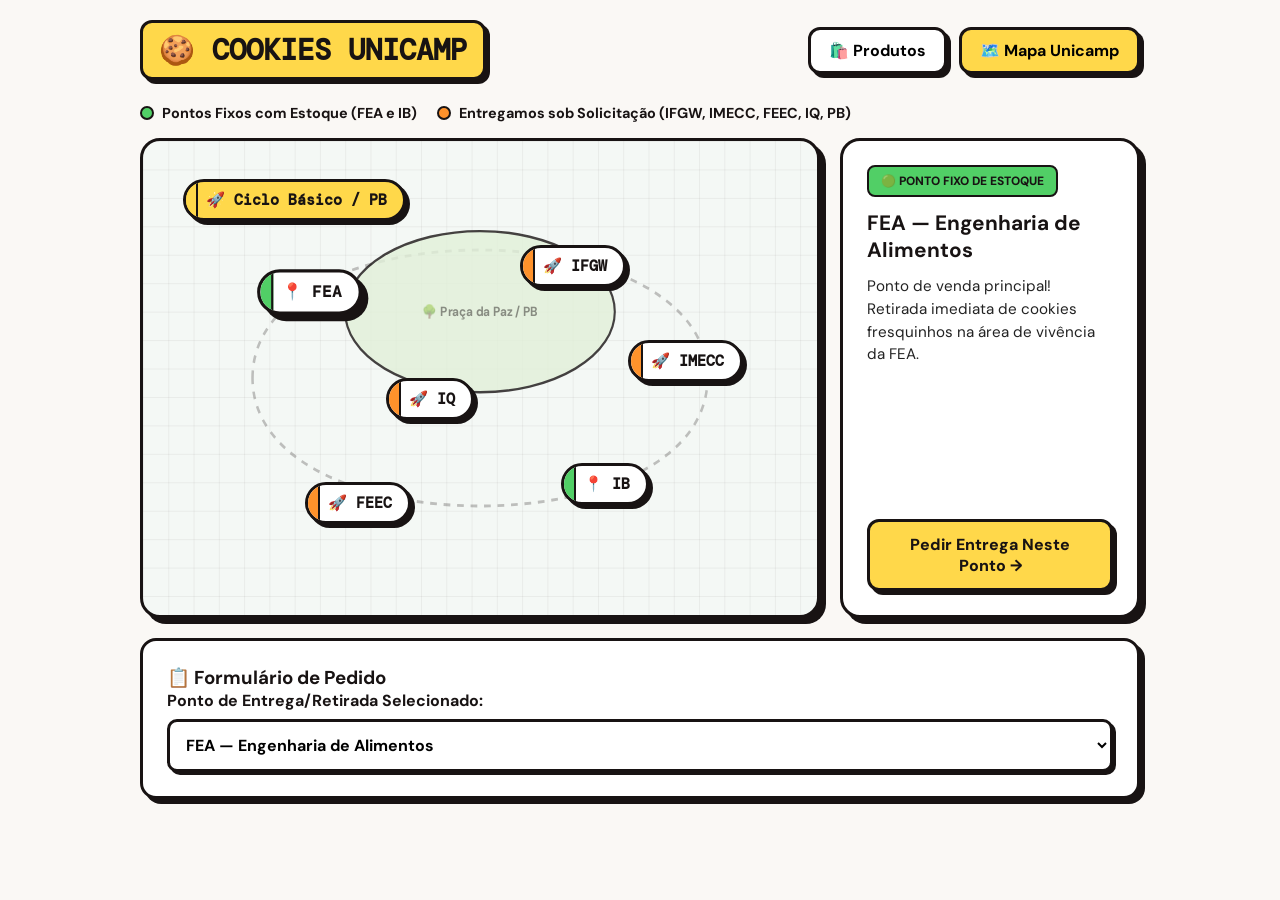
<file: html-css/pages/comprar.html>
<!DOCTYPE html>
<html lang="pt-BR">
<head>
    <meta charset="UTF-8">
    <meta name="viewport" content="width=device-width, initial-scale=1.0">
    <title>Cookies UNICAMP — Mapa & Pedidos</title>
    
    <!-- Fontes Google (DM Sans e DM Mono) -->
    <link rel="preconnect" href="https://fonts.googleapis.com">
    <link rel="preconnect" href="https://fonts.gstatic.com" crossorigin>
    <link href="https://fonts.googleapis.com/css2?family=DM+Mono:wght@500;700&family=DM+Sans:wght@500;700;800&display=swap" rel="stylesheet">

    <style>
        /* =========================================================
           1. ESTILOS GERAIS & NEOBRUTALISMO
           ========================================================= */
        * {
            box-sizing: border-box;
            margin: 0;
            padding: 0;
        }

        body {
            background-color: #FAF8F5;
            font-family: 'DM Sans', sans-serif;
            color: #181313;
            padding: 20px;
        }

        .main-container {
            max-width: 1000px;
            margin: 0 auto;
        }

        .header {
            display: flex;
            justify-content: space-between;
            align-items: center;
            margin-bottom: 24px;
            flex-wrap: wrap;
            gap: 16px;
        }

        .logo {
            font-family: 'DM Mono', monospace;
            font-size: 1.8rem;
            font-weight: 800;
            background: #FFD84A;
            padding: 8px 16px;
            border: 3px solid #181313;
            box-shadow: 4px 4px 0px #181313;
            border-radius: 12px;
        }

        /* NAVEGAÇÃO POR ABAS */
        .tab-nav {
            display: flex;
            gap: 12px;
        }

        .tab-button {
            font-family: 'DM Sans', sans-serif;
            font-weight: 700;
            font-size: 1rem;
            padding: 10px 18px;
            background-color: #FFFFFF;
            border: 3px solid #181313;
            border-radius: 12px;
            box-shadow: 4px 4px 0px #181313;
            cursor: pointer;
            transition: all 0.15s ease;
        }

        .tab-button:hover {
            transform: translate(-2px, -2px);
            box-shadow: 6px 6px 0px #181313;
        }

        .tab-button.active {
            background-color: #FFD84A;
        }

        /* CARDS E PAINÉIS */
        .simple-card {
            background: #FFFFFF;
            border: 3px solid #181313;
            border-radius: 16px;
            padding: 24px;
            box-shadow: 5px 5px 0px #181313;
            margin-top: 20px;
        }

        /* LEGENDA DO MAPA */
        .map-legend {
            display: flex;
            gap: 20px;
            margin-bottom: 16px;
            flex-wrap: wrap;
            font-weight: 700;
            font-size: 0.9rem;
        }

        .legend-item {
            display: flex;
            align-items: center;
            gap: 8px;
        }

        .badge-dot {
            width: 14px;
            height: 14px;
            border-radius: 50%;
            border: 2px solid #181313;
            display: inline-block;
        }

        .dot-green { background-color: #51CF66; }
        .dot-orange { background-color: #FF922B; }

        /* LAYOUT DO MAPA + CARD */
        .map-grid-container {
            display: grid;
            grid-template-columns: 1fr 300px;
            gap: 20px;
        }

        /* =========================================================
           2. CANVAS DO MAPA VETORIAL DA UNICAMP
           ========================================================= */
        .vector-map-canvas {
            position: relative !important;
            width: 100%;
            height: 480px;
            background-color: #F4F8F5;
            border: 3.5px solid #181313;
            border-radius: 20px;
            box-shadow: 6px 6px 0px #181313;
            overflow: hidden;
            z-index: 1 !important;
        }

        /* FUNDO SVG (DESATIVADO CLIQUES PARA NÃO BLOQUEAR PINOS) */
        .map-svg-bg,
        .map-svg-bg * {
            position: absolute;
            top: 0;
            left: 0;
            width: 100%;
            height: 100%;
            pointer-events: none !important;
            z-index: 1;
        }

        /* PINOS / PÍLULAS INTERATIVAS */
        .map-pin {
            position: absolute !important;
            z-index: 20 !important;
            pointer-events: auto !important;
            cursor: pointer !important;
            display: inline-flex;
            align-items: center;
            background: #FFFFFF;
            border: 3px solid #181313;
            border-radius: 50px;
            padding: 8px 16px 8px 10px;
            font-family: 'DM Mono', monospace;
            font-weight: 700;
            font-size: 0.95rem;
            color: #181313;
            box-shadow: 4px 4px 0px #181313;
            transition: transform 0.15s ease, box-shadow 0.15s ease;
            overflow: hidden;
            user-select: none;
            outline: none;
        }

        .map-pin:hover {
            transform: translate(-3px, -3px) scale(1.05);
            box-shadow: 6px 6px 0px #181313;
        }

        .map-pin.selected {
            transform: translate(-3px, -3px) scale(1.08);
            box-shadow: 6px 6px 0px #181313 !important;
            border-width: 3.5px;
            background-color: #FFFFFF;
        }

        /* BARRA DE STATUS LATERAL NA PÍLULA */
        .status-bar {
            position: absolute;
            left: 0;
            top: 0;
            bottom: 0;
            width: 12px;
            border-right: 2.5px solid #181313;
        }

        .bar-green { background-color: #51CF66; }
        .bar-orange { background-color: #FF922B; }
        .bar-yellow { background-color: #FFD84A; }

        .pin-text {
            margin-left: 10px;
            white-space: nowrap;
        }

        .pin-landmark {
            background-color: #FFD84A;
        }

        /* POSICIONAMENTO GEOGRÁFICO REAL */
        .pin-landmark#pin-pb { top: 8%; left: 6%; }
        #pin-fea  { top: 28%; left: 18%; }
        #pin-feec { top: 72%; left: 24%; }
        #pin-iq   { top: 50%; left: 36%; }
        #pin-ifgw { top: 22%; left: 56%; }
        #pin-imecc{ top: 42%; left: 72%; }
        #pin-ib   { top: 68%; left: 62%; }

        /* CARD DE INFORMAÇÕES DO LOCAL */
        .location-info-card {
            position: relative;
            z-index: 10 !important;
            background-color: #FFFFFF;
            border: 3.5px solid #181313;
            border-radius: 20px;
            padding: 24px;
            box-shadow: 6px 6px 0px #181313;
            display: flex;
            flex-direction: column;
            justify-content: space-between;
        }

        .stock-badge {
            display: inline-block;
            padding: 6px 12px;
            border: 2px solid #181313;
            border-radius: 8px;
            font-weight: 800;
            font-size: 0.75rem;
            margin-bottom: 12px;
        }

        .badge-fixed-stock { background-color: #51CF66; }
        .badge-delivery-stock { background-color: #FF922B; color: #FFF; }

        .location-info-card h3 {
            font-size: 1.3rem;
            margin-bottom: 12px;
        }

        .location-desc-text {
            font-size: 0.95rem;
            line-height: 1.5;
            color: #222;
            margin-bottom: 20px;
        }

        /* FORMULÁRIO E BOTÕES */
        .button {
            font-family: 'DM Sans', sans-serif;
            font-weight: 800;
            font-size: 1rem;
            padding: 12px 20px;
            border: 3px solid #181313;
            border-radius: 12px;
            cursor: pointer;
            width: 100%;
            box-shadow: 4px 4px 0px #181313;
            transition: all 0.15s ease;
        }

        .button-secondary {
            background-color: #FFD84A;
            color: #181313;
        }

        .button:hover {
            transform: translate(-2px, -2px);
            box-shadow: 6px 6px 0px #181313;
        }

        .neo-input {
            width: 100%;
            padding: 12px;
            margin-top: 8px;
            font-family: 'DM Sans', sans-serif;
            font-size: 1rem;
            font-weight: 700;
            border: 3px solid #181313;
            border-radius: 10px;
            background: #FFF;
            box-shadow: 3px 3px 0px #181313;
        }

        /* RESPONSIVIDADE */
        @media (max-width: 800px) {
            .map-grid-container {
                grid-template-columns: 1fr;
            }
            .vector-map-canvas {
                height: 380px;
            }
            .map-pin {
                padding: 6px 12px 6px 8px;
                font-size: 0.8rem;
            }
            .pin-text {
                margin-left: 6px;
            }
        }
    </style>
</head>
<body>

    <div class="main-container">
        <!-- CABEÇALHO / NAVEGAÇÃO POR ABAS -->
        <header class="header">
            <h1 class="logo">🍪 COOKIES UNICAMP</h1>
            <nav class="tab-nav">
                <button type="button" class="tab-button" onclick="switchTab('tab-produtos')">🛍️ Produtos</button>
                <button type="button" class="tab-button active" onclick="switchTab('tab-mapa')">🗺️ Mapa Unicamp</button>
            </nav>
        </header>

        <!-- ABA 1: PRODUTOS -->
        <div class="tab-content" id="tab-produtos" style="display: none;">
            <div class="simple-card">
                <h2>🛍️ Nossos Cookies</h2>
                <p style="margin-top: 10px; line-height: 1.5;">
                    Escolha seus sabores favoritos ou acesse a aba <strong>Mapa Unicamp</strong> para verificar o local de entrega mais próximo de você!
                </p>
            </div>
        </div>

        <!-- ABA 2: MAPA INTERATIVO UNICAMP -->
        <div class="tab-content active" id="tab-mapa">
            <div class="unicamp-map-wrapper">
                
                <!-- LEGENDA DO MAPA -->
                <div class="map-legend">
                    <div class="legend-item">
                        <span class="badge-dot dot-green"></span>
                        <span>Pontos Fixos com Estoque (FEA e IB)</span>
                    </div>
                    <div class="legend-item">
                        <span class="badge-dot dot-orange"></span>
                        <span>Entregamos sob Solicitação (IFGW, IMECC, FEEC, IQ, PB)</span>
                    </div>
                </div>

                <div class="map-grid-container">
                    <!-- CANVAS DO MAPA VETORIAL DA UNICAMP -->
                    <div class="vector-map-canvas">
                        <svg class="map-svg-bg" viewBox="0 0 800 500" preserveAspectRatio="none">
                            <defs>
                                <pattern id="grid" width="30" height="30" patternUnits="userSpaceOnUse">
                                    <path d="M 30 0 L 0 0 0 30" fill="none" stroke="#181313" stroke-width="1" opacity="0.12"/>
                                </pattern>
                            </defs>
                            
                            <!-- Grade Neobrutalista de Fundo -->
                            <rect width="100%" height="100%" fill="url(#grid)" />

                            <!-- Anel Viário do Campus Barão Geraldo -->
                            <path d="M 130 250 C 130 70, 670 70, 670 250 C 670 430, 130 430, 130 250 Z" 
                                  fill="none" stroke="#181313" stroke-width="3" stroke-dasharray="8 8" opacity="0.25"/>

                            <!-- Praça da Paz / PB (Área Verde Central) -->
                            <ellipse cx="400" cy="180" rx="160" ry="85" fill="#E2F0D9" stroke="#181313" stroke-width="2.5" opacity="0.8"/>
                            <text x="400" y="185" text-anchor="middle" font-family="'DM Sans', sans-serif" font-weight="700" font-size="14" fill="#181313" opacity="0.45">🌳 Praça da Paz / PB</text>
                        </svg>

                        <!-- PINOS / PÍLULAS INTERATIVAS -->
                        <button type="button" class="map-pin pin-landmark" id="pin-pb" onclick="selectLocation('pb')">
                            <span class="status-bar bar-yellow"></span>
                            <span class="pin-text">🚀 Ciclo Básico / PB</span>
                        </button>

                        <button type="button" class="map-pin selected" id="pin-fea" onclick="selectLocation('fea')">
                            <span class="status-bar bar-green"></span>
                            <span class="pin-text">📍 FEA</span>
                        </button>

                        <button type="button" class="map-pin" id="pin-iq" onclick="selectLocation('iq')">
                            <span class="status-bar bar-orange"></span>
                            <span class="pin-text">🚀 IQ</span>
                        </button>

                        <button type="button" class="map-pin" id="pin-ib" onclick="selectLocation('ib')">
                            <span class="status-bar bar-green"></span>
                            <span class="pin-text">📍 IB</span>
                        </button>

                        <button type="button" class="map-pin" id="pin-ifgw" onclick="selectLocation('ifgw')">
                            <span class="status-bar bar-orange"></span>
                            <span class="pin-text">🚀 IFGW</span>
                        </button>

                        <button type="button" class="map-pin" id="pin-imecc" onclick="selectLocation('imecc')">
                            <span class="status-bar bar-orange"></span>
                            <span class="pin-text">🚀 IMECC</span>
                        </button>

                        <button type="button" class="map-pin" id="pin-feec" onclick="selectLocation('feec')">
                            <span class="status-bar bar-orange"></span>
                            <span class="pin-text">🚀 FEEC</span>
                        </button>
                    </div>

                    <!-- CARD DE INFORMAÇÕES DO LOCAL SELECIONADO -->
                    <div class="location-info-card">
                        <div>
                            <span class="stock-badge badge-fixed-stock" id="locationBadge">🟢 PONTO FIXO DE ESTOQUE</span>
                            <h3 id="locationTitle">FEA — Engenharia de Alimentos</h3>
                            <div id="locationDesc" class="location-desc-text">
                                Ponto de venda principal! Retirada imediata de cookies fresquinhos na área de vivência da FEA.
                            </div>
                        </div>
                        <button type="button" class="button button-secondary" onclick="orderForSelectedLocation()">
                            Pedir Entrega Neste Ponto →
                        </button>
                    </div>
                </div>
            </div>
        </div>

        <!-- SEÇÃO DE PEDIDO / FORMULÁRIO -->
        <section id="pedidos" class="order-section">
            <div class="simple-card">
                <h3>📋 Formulário de Pedido</h3>
                <form id="orderForm" onsubmit="event.preventDefault(); alert('Pedido realizado com sucesso!');">
                    <label for="locationSelect"><strong>Ponto de Entrega/Retirada Selecionado:</strong></label>
                    <select id="locationSelect" class="neo-input">
                        <option value="pb">Ciclo Básico / PB — Praça da Paz</option>
                        <option value="fea" selected>FEA — Engenharia de Alimentos</option>
                        <option value="iq">IQ — Instituto de Química</option>
                        <option value="ib">IB — Instituto de Biologia</option>
                        <option value="ifgw">IFGW — Instituto de Física</option>
                        <option value="imecc">IMECC — Matemática e Computação</option>
                        <option value="feec">FEEC — Engenharia Elétrica</option>
                    </select>
                </form>
            </div>
        </section>

    </div>

    <!-- =========================================================
       3. JAVASCRIPT INTEGRADO
       ========================================================= -->
    <script>
        // DADOS DOS LOCAIS DO MAPA DA UNICAMP
        const locationsData = {
            pb: {
                title: "Ciclo Básico / PB — Praça da Paz",
                badge: "🚀 ENTREGA SOB SOLICITAÇÃO",
                badgeClass: "badge-delivery-stock",
                desc: "Ponto de encontro central da UNICAMP! Entregamos nos bancos do Ciclo Básico, perto do Bandejão Central ou na Praça da Paz."
            },
            fea: {
                title: "FEA — Engenharia de Alimentos",
                badge: "🟢 PONTO FIXO DE ESTOQUE",
                badgeClass: "badge-fixed-stock",
                desc: "Ponto de venda principal! Retirada imediata de cookies fresquinhos na área de vivência da FEA."
            },
            iq: {
                title: "IQ — Instituto de Química",
                badge: "🚀 ENTREGA SOB SOLICITAÇÃO",
                badgeClass: "badge-delivery-stock",
                desc: "Entregamos na área de convivência e portaria do IQ sob solicitação via WhatsApp!"
            },
            ib: {
                title: "IB — Instituto de Biologia",
                badge: "🟢 PONTO FIXO DE ESTOQUE",
                badgeClass: "badge-fixed-stock",
                desc: "Estoque disponível para retirada rápida perto dos laboratórios e na vivência do IB."
            },
            ifgw: {
                title: "IFGW — Instituto de Física",
                badge: "🚀 ENTREGA SOB SOLICITAÇÃO",
                badgeClass: "badge-delivery-stock",
                desc: "Entregamos no hall principal do IFGW rapidamente sob demanda!"
            },
            imecc: {
                title: "IMECC — Matemática e Computação",
                badge: "🚀 ENTREGA SOB SOLICITAÇÃO",
                badgeClass: "badge-delivery-stock",
                desc: "Entregamos na vivência ou portaria do IMECC. Peça com antecedência antes do intervalo!"
            },
            feec: {
                title: "FEEC — Engenharia Elétrica",
                badge: "🚀 ENTREGA SOB SOLICITAÇÃO",
                badgeClass: "badge-delivery-stock",
                desc: "Entregas rápidas no saguão central da FEEC sob solicitação."
            }
        };

        let activeLocationKey = 'fea';

        // FUNÇÃO DE SELEÇÃO DE LOCAL NO MAPA
        function selectLocation(key) {
            try {
                activeLocationKey = key;
                const data = locationsData[key];
                if (!data) return;

                // 1. Alterna classe 'selected' nos pinos
                document.querySelectorAll('.map-pin').forEach(pin => pin.classList.remove('selected'));
                const selectedPin = document.getElementById(`pin-${key}`);
                if (selectedPin) {
                    selectedPin.classList.add('selected');
                }

                // 2. Atualiza os dados no Card
                const titleEl = document.getElementById('locationTitle');
                const badgeEl = document.getElementById('locationBadge');
                const descEl = document.getElementById('locationDesc');

                if (titleEl) titleEl.textContent = data.title;
                if (badgeEl) {
                    badgeEl.textContent = data.badge;
                    badgeEl.className = `stock-badge ${data.badgeClass}`;
                }

                // 3. Monta texto de descrição e estoque
                let textoFinal = data.desc;

                if (typeof estoqueReal !== 'undefined' && estoqueReal && estoqueReal.brownie) {
                    if (['fea', 'ib'].includes(key)) {
                        textoFinal += `<br><br><strong>📦 Estoque Atual no Ponto:</strong><br>` +
                                      `• Brownie: <b>${estoqueReal.brownie[key] || 0} un</b><br>` +
                                      `• Caramelo: <b>${estoqueReal.caramelo[key] || 0} un</b><br>` +
                                      `• Cítricos: <b>${estoqueReal.citricos[key] || 0} un</b>`;
                    } else {
                        textoFinal += `<br><br><strong>📦 Disponível para Pronta Entrega:</strong><br>` +
                                      `• Brownie: <b>${estoqueReal.brownie.prontaEntrega || 0} un</b><br>` +
                                      `• Caramelo: <b>${estoqueReal.caramelo.prontaEntrega || 0} un</b><br>` +
                                      `• Cítricos: <b>${estoqueReal.citricos.prontaEntrega || 0} un</b>`;
                    }
                }

                if (descEl) descEl.innerHTML = textoFinal;

            } catch (err) {
                console.error("Erro ao selecionar local:", err);
            }
        }

        // SELECIONA O LOCAL NO FORMULÁRIO E ROLA A TELA
        function orderForSelectedLocation() {
            const select = document.getElementById('locationSelect');
            if (select) {
                select.value = activeLocationKey;
            }

            const orderSection = document.getElementById('pedidos');
            if (orderSection) {
                orderSection.scrollIntoView({ behavior: 'smooth' });
            }
        }

        // TROCA DE ABAS
        function switchTab(tabId) {
            document.querySelectorAll('.tab-content').forEach(tab => {
                tab.style.display = 'none';
                tab.classList.remove('active');
            });

            document.querySelectorAll('.tab-button').forEach(btn => {
                btn.classList.remove('active');
            });

            const targetTab = document.getElementById(tabId);
            if (targetTab) {
                targetTab.style.display = 'block';
                targetTab.classList.add('active');
            }

            const activeBtn = Array.from(document.querySelectorAll('.tab-button')).find(btn => 
                btn.getAttribute('onclick') && btn.getAttribute('onclick').includes(tabId)
            );
            if (activeBtn) {
                activeBtn.classList.add('active');
            }
        }

        // CARREGAMENTO INICIAL
        document.addEventListener('DOMContentLoaded', () => {
            selectLocation('fea');
        });
    </script>
</body>
</html>
</file>
